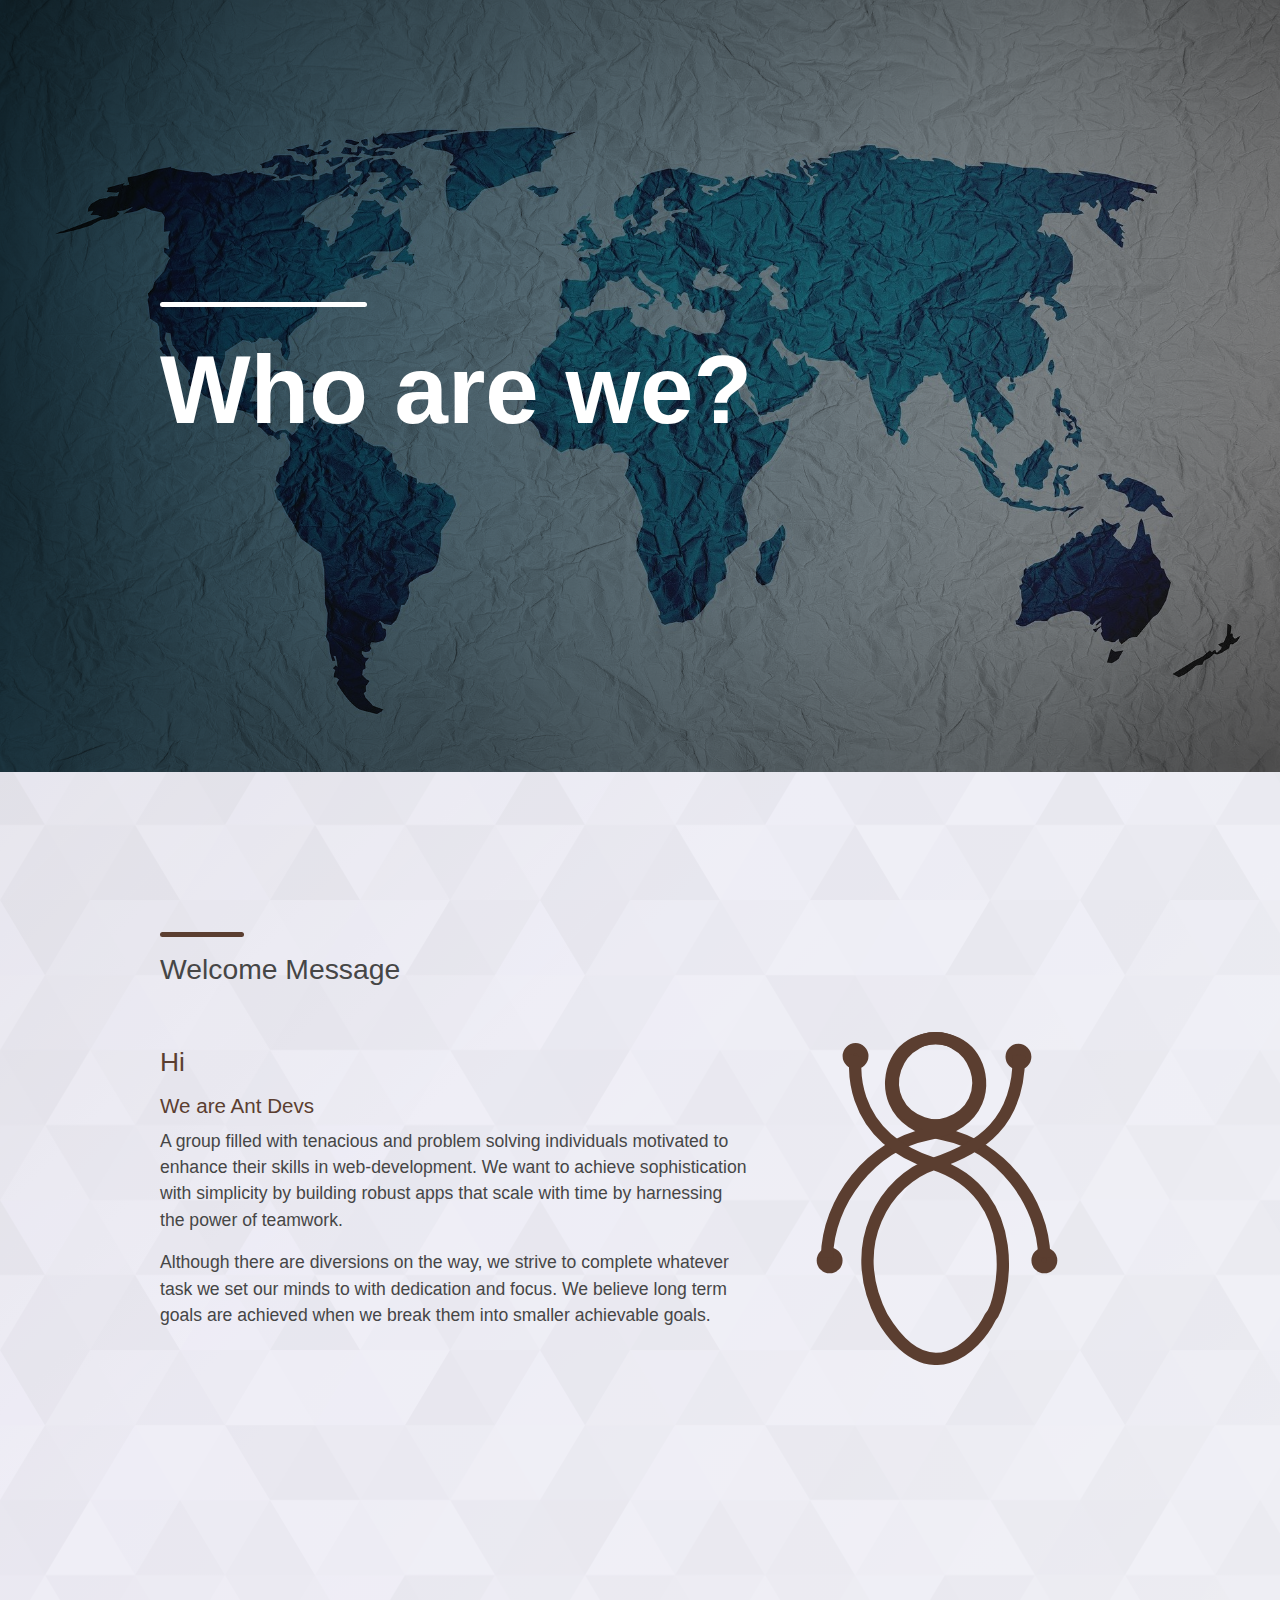
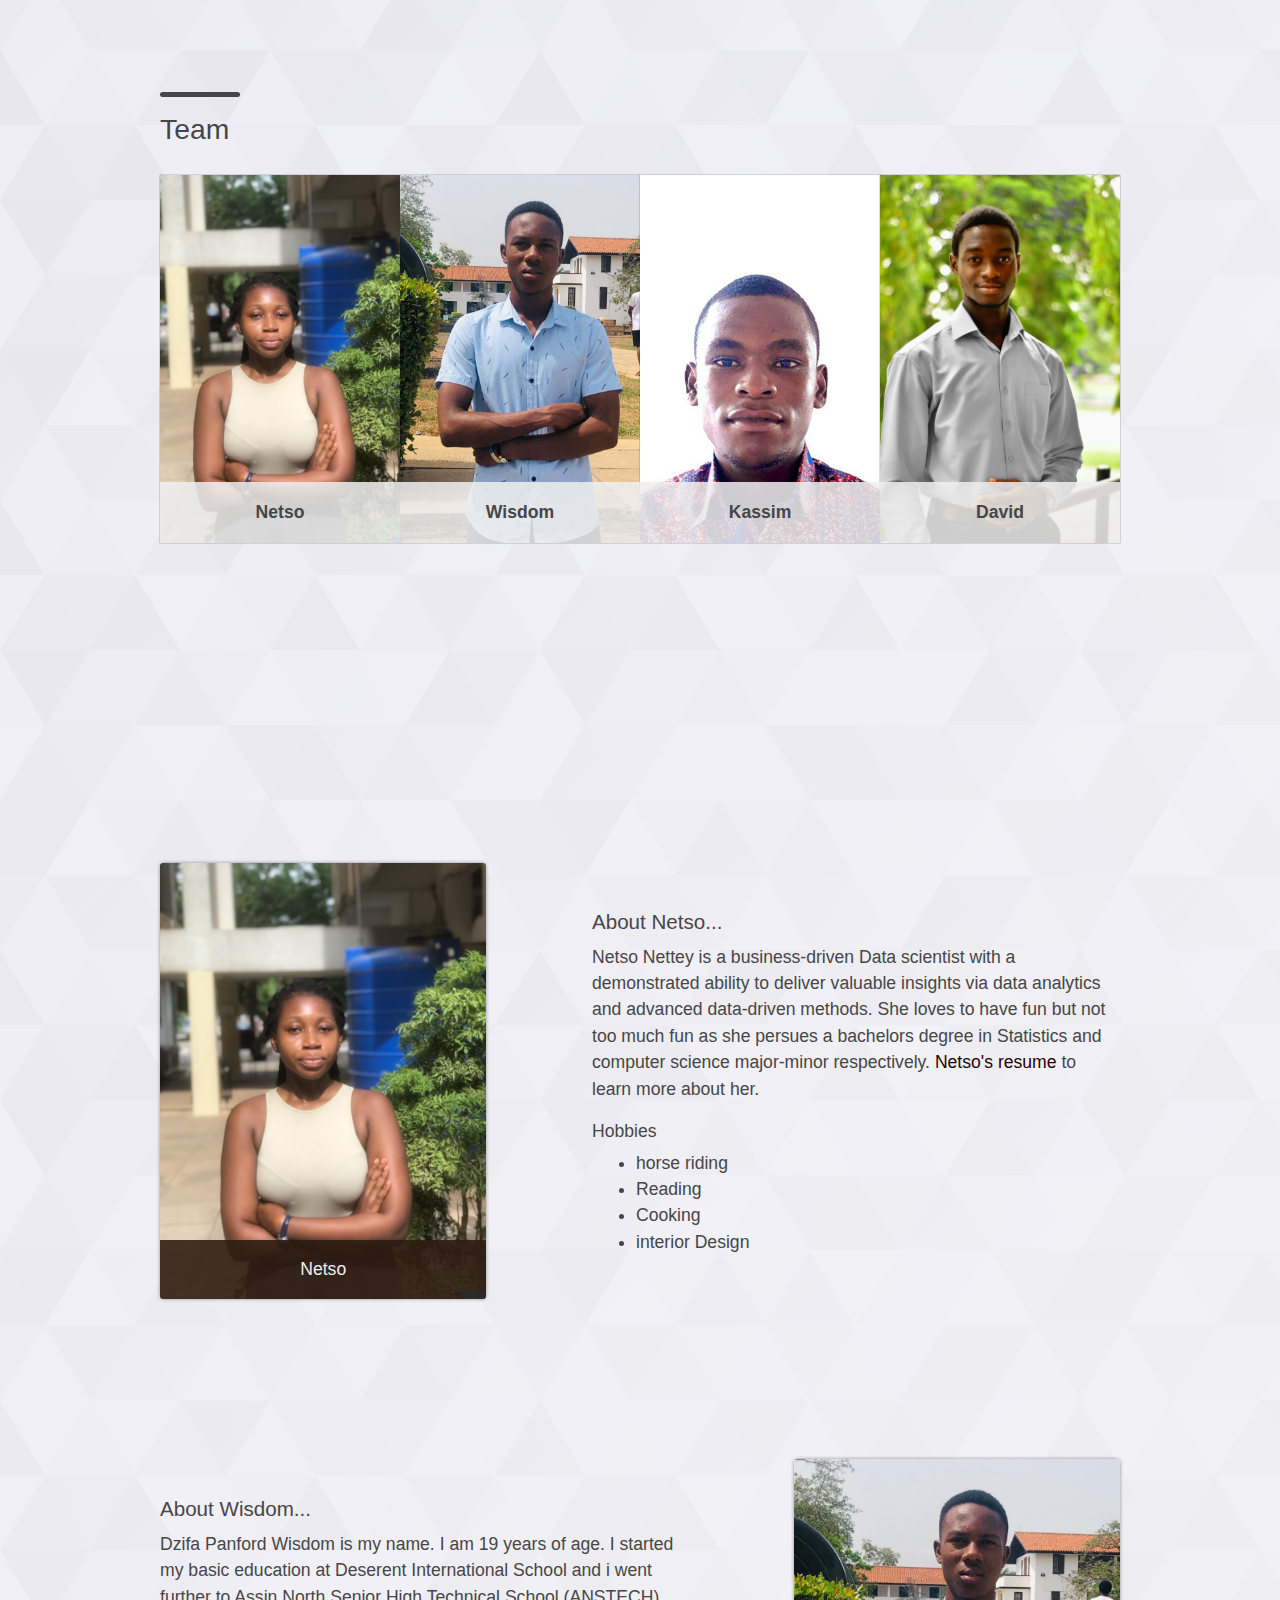
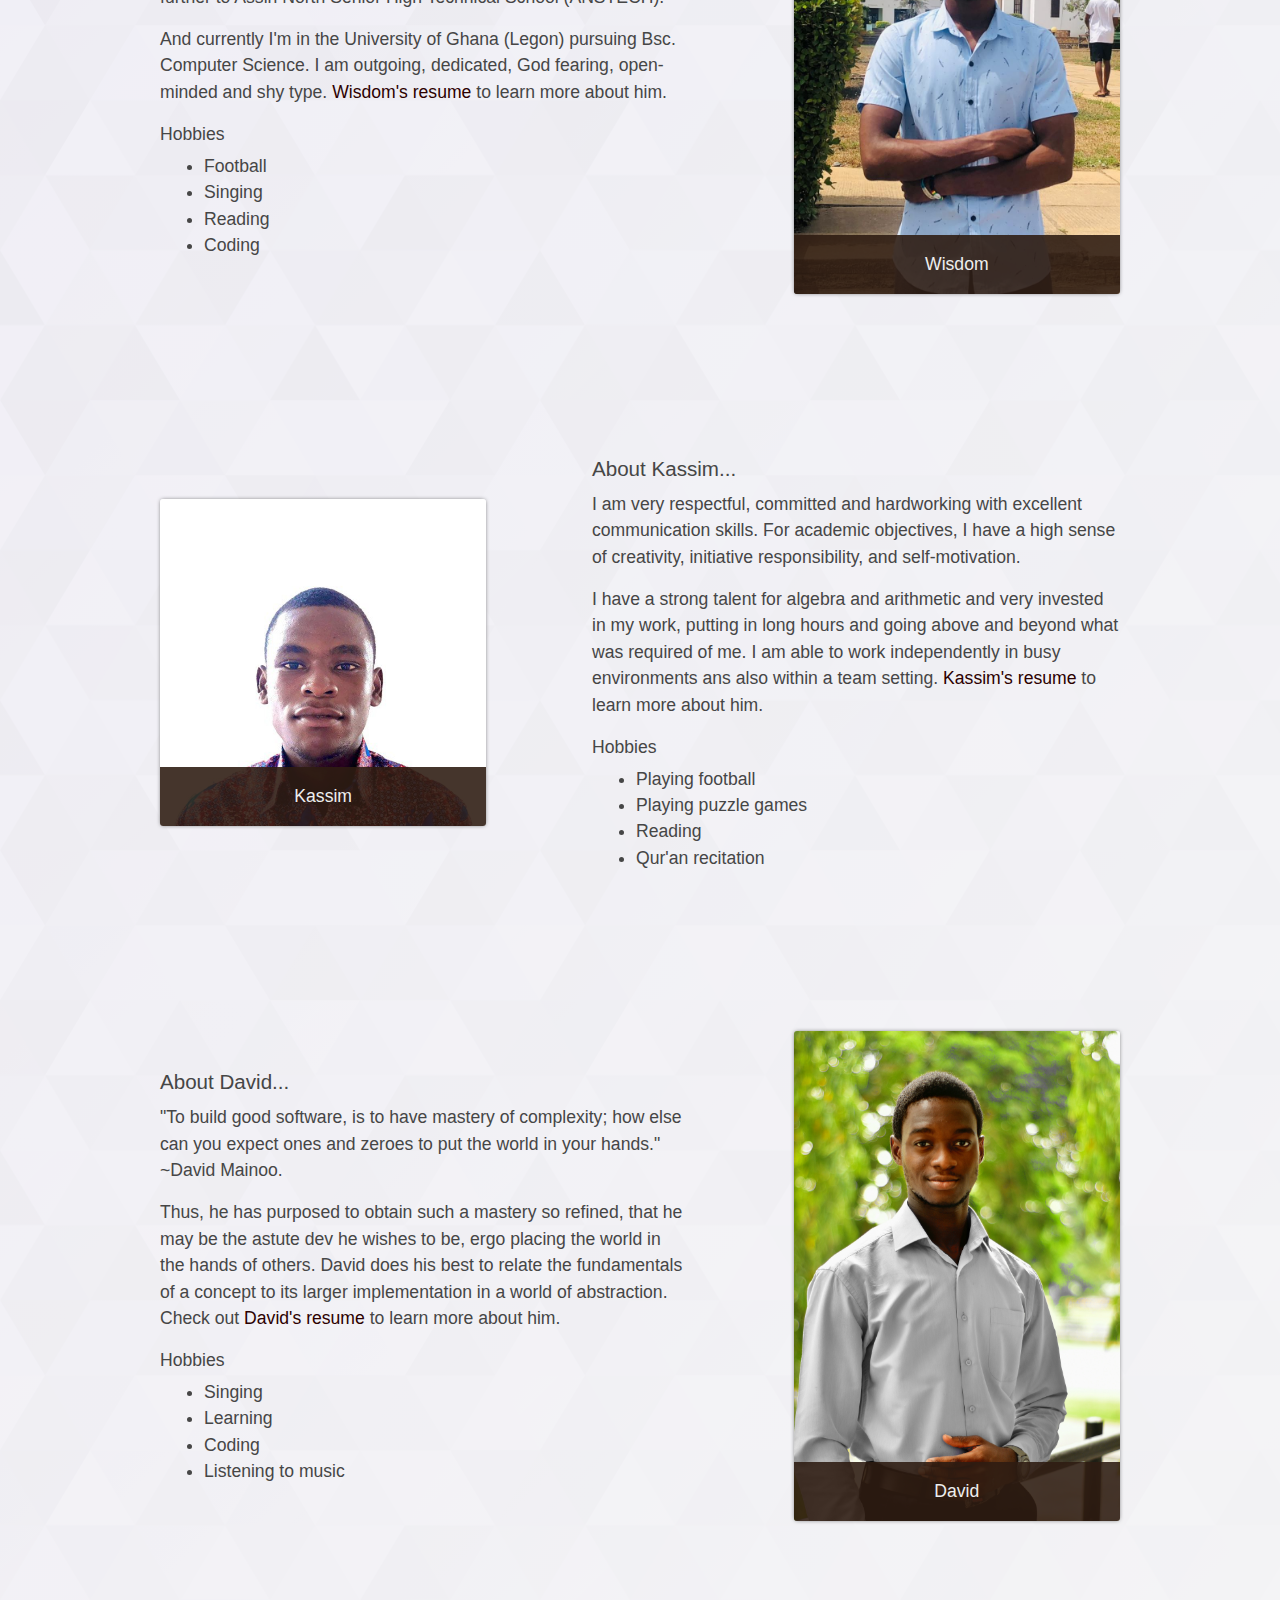
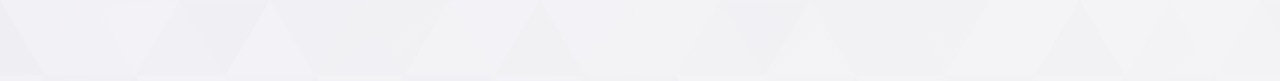
<file: index.html>
<!DOCTYPE html>
<html lang="en">
	<head>
		<meta charset="UTF-8" />
		<meta http-equiv="X-UA-Compatible" content="IE=edge" />
		<meta name="viewport" content="width=device-width, initial-scale=1.0" />
		<title>Ant Devs</title>

		<link rel="stylesheet" href="styles/resets.css" />
		<link rel="stylesheet" href="styles/index.css" />
	</head>
	<body>
		<div class="wrapper">
			<section class="section section-landing">
				<div class="container container_landing">
					<header>
						<h1>Who are we?</h1>
					</header>
				</div>
			</section>

			<section class="section section-welcome">
				<div class="container container_welcome">
					<header>
						<h1>Welcome Message</h1>
					</header>
					<article class="article-welcome">
						<section class="text">
							<div>
								<h2 class="greetA">Hi</h2>
								<h3 class="greetB">We are Ant Devs</h3>
							</div>
							<p>
								A group filled with tenacious and problem solving individuals
								motivated to enhance their skills in web-development. We want to
								achieve sophistication with simplicity by building robust apps
								that scale with time by harnessing the power of teamwork.
							</p>
							<p>
								Although there are diversions on the way, we strive to complete
								whatever task we set our minds to with dedication and focus. We
								believe long term goals are achieved when we break them into
								smaller achievable goals.
							</p>
						</section>

						<section class="logo">
							<svg class="icon icon-logo" viewBox="0 0 749.703 710.721">
								<g id="antDev" transform="translate(-282.109 -188.444)">
									<circle
										id="Ellipse_94"
										data-name="Ellipse 94"
										cx="15.786"
										cy="15.786"
										r="15.786"
										transform="translate(478.597 255.987)"
										fill="var(--ant)"
										stroke="var(--ant)"
										stroke-width="21"
									/>
									<circle
										id="Ellipse_95"
										data-name="Ellipse 95"
										cx="15.786"
										cy="15.786"
										r="15.786"
										transform="translate(809.359 257.49)"
										fill="var(--ant)"
										stroke="var(--ant)"
										stroke-width="21"
									/>
									<circle
										id="Ellipse_96"
										data-name="Ellipse 96"
										cx="15.786"
										cy="15.786"
										r="15.786"
										transform="translate(861.981 670.943)"
										fill="var(--ant)"
										stroke="var(--ant)"
										stroke-width="21"
									/>
									<circle
										id="Ellipse_97"
										data-name="Ellipse 97"
										cx="15.786"
										cy="15.786"
										r="15.786"
										transform="translate(425.976 670.943)"
										fill="var(--ant)"
										stroke="var(--ant)"
										stroke-width="21"
									/>
									<path
										id="Path_4"
										data-name="Path 4"
										d="M84.532,177.57c51.607,2.7,94.4-44.886,92.992-91.168S135.679.507,88.762.1C45.671-2.256,0,37.38,0,86.4s39.945,120.312,152.367,88.732,242.681,28.809,296.088,130.259"
										transform="matrix(0.891, 0.454, -0.454, 0.891, 616.702, 205.26)"
										fill="none"
										stroke="var(--ant)"
										stroke-width="25"
									/>
									<path
										id="Path_5"
										data-name="Path 5"
										d="M84.532,127.823c51.607-2.7,94.4,44.886,92.992,91.168s-41.845,85.9-88.762,86.3C45.671,307.65,0,268.013,0,218.991S39.945,98.68,152.367,130.259,395.049,101.45,448.455,0"
										transform="matrix(-0.891, 0.454, -0.454, -0.891, 835.863, 477.368)"
										fill="none"
										stroke="var(--ant)"
										stroke-width="25"
									/>
									<path
										id="Path_6"
										data-name="Path 6"
										d="M2673.512,2115s-28.222,159.458,157.851,219.574,143.7,279.811,114.667,312.03c-29.027,59.7-126.118,154.583-219.154,0-77.292-148.858,8.588-280.541,104.487-312.03s173.191-82.829,173.191-219.574"
										transform="translate(-2178.377 -1843.979)"
										fill="none"
										stroke="var(--ant)"
										stroke-width="25"
									/>
								</g>
							</svg>
						</section>
					</article>
				</div>
			</section>

			<section class="section section-team">
				<div class="container container_team">
					<header>
						<h1>Team</h1>
					</header>

					<div class="team-members">
						<figure class="team-member">
							<img
								src="./assets/profiles/Tso.jpg"
								alt="picture of david"
								class="team-member-picture"
							/>
							<figcaption>
								<h4 class="member-name">Netso</h4>
							</figcaption>
						</figure>

						<figure class="team-member">
							<img
								src="./assets/profiles/wisdom.jpg"
								alt="picture of david"
								class="team-member-picture"
							/>
							<figcaption>
								<h4 class="member-name">Wisdom</h4>
							</figcaption>
						</figure>

						<figure class="team-member">
							<img
								src="./assets/profiles/Kassim.jpg"
								alt="picture of david"
								class="team-member-picture"
							/>
							<figcaption>
								<h4 class="member-name">Kassim</h4>
							</figcaption>
						</figure>

						<figure class="team-member">
							<img
								src="./assets/profiles/david.jpg"
								alt="picture of david"
								class="team-member-picture"
							/>
							<figcaption>
								<h4 class="member-name">David</h4>
							</figcaption>
						</figure>
					</div>
				</div>
			</section>

			<section class="section section-member">
				<div class="container container_member">
					<div class="member">
						<figure class="member-profile">
							<img
								src="./assets/profiles/Tso.jpg"
								alt="picture of david"
								class="member-picture"
							/>
							<figcaption class="profile-name"><span>Netso</span></figcaption>
						</figure>

						<section class="member-description">
							<h3>About Netso...</h3>
							<p>
								Netso Nettey is a business-driven Data scientist with a
								demonstrated ability to deliver valuable insights via data
								analytics and advanced data-driven methods. She loves to have
								fun but not too much fun as she persues a bachelors degree in
								Statistics and computer science major-minor respectively.
								<a
									href="https://gatsbyxtsotsoo.github.io/Personal-Portfolio/"
									target="_blank"
									>Netso's resume</a
								>
								to learn more about her.
							</p>
							<div class="hobbies">
								<h4>Hobbies</h4>
								<ul>
									<li>horse riding</li>
									<li>Reading</li>
									<li>Cooking</li>
									<li>interior Design</li>
								</ul>
							</div>
						</section>
					</div>
				</div>
				<div class="container container_member">
					<div class="member">
						<figure class="member-profile">
							<img
								src="./assets/profiles/wisdom.jpg"
								alt="picture of david"
								class="member-picture"
							/>
							<figcaption class="profile-name"><span>Wisdom</span></figcaption>
						</figure>

						<section class="member-description">
							<h3>About Wisdom...</h3>
							<p>
								Dzifa Panford Wisdom is my name. I am 19 years of age. I started
								my basic education at Deserent International School and i went
								further to Assin North Senior High Technical School (ANSTECH).
							</p>
							<p>
								And currently I'm in the University of Ghana (Legon) pursuing
								Bsc. Computer Science. I am outgoing, dedicated, God fearing,
								open-minded and shy type.
								<a href="https://panford-wiss.github.io/CV/" target="_blank"
									>Wisdom's resume</a
								>
								to learn more about him.
							</p>
							<div class="hobbies">
								<h4>Hobbies</h4>
								<ul>
									<li>Football</li>
									<li>Singing</li>
									<li>Reading</li>
									<li>Coding</li>
								</ul>
							</div>
						</section>
					</div>
				</div>
				<div class="container container_member">
					<div class="member">
						<figure class="member-profile">
							<img
								src="./assets/profiles/Kassim.jpg"
								alt="picture of david"
								class="member-picture"
							/>
							<figcaption class="profile-name"><span>Kassim</span></figcaption>
						</figure>

						<section class="member-description">
							<h3>About Kassim...</h3>
							<p>
								I am very respectful, committed and hardworking with excellent
								communication skills. For academic objectives, I have a high
								sense of creativity, initiative responsibility, and
								self-motivation.
							</p>
							<p>
								I have a strong talent for algebra and arithmetic and very
								invested in my work, putting in long hours and going above and
								beyond what was required of me. I am able to work independently
								in busy environments ans also within a team setting.
								<a href="https://kassimmm.github.io/cv/" target="_blank"
									>Kassim's resume</a
								>
								to learn more about him.
							</p>
							<div class="hobbies">
								<h4>Hobbies</h4>
								<ul>
									<li>Playing football</li>
									<li>Playing puzzle games</li>
									<li>Reading</li>
									<li>Qur'an recitation</li>
								</ul>
							</div>
						</section>
					</div>
				</div>
				<div class="container container_member">
					<div class="member">
						<figure class="member-profile">
							<img
								src="./assets/profiles/david.jpg"
								alt="picture of david"
								class="member-picture"
							/>
							<figcaption class="profile-name"><span>David</span></figcaption>
						</figure>

						<section class="member-description">
							<h3>About David...</h3>
							<p>
								"To build good software, is to have mastery of complexity; how
								else can you expect ones and zeroes to put the world in your
								hands." ~David Mainoo.
							</p>
							<p>
								Thus, he has purposed to obtain such a mastery so refined, that
								he may be the astute dev he wishes to be, ergo placing the world
								in the hands of others. David does his best to relate the
								fundamentals of a concept to its larger implementation in a
								world of abstraction. Check out
								<a href="https://david-main.github.io/resume" target="_blank"
									>David's resume</a
								>
								to learn more about him.
							</p>
							<div class="hobbies">
								<h4>Hobbies</h4>
								<ul>
									<li>Singing</li>
									<li>Learning</li>
									<li>Coding</li>
									<li>Listening to music</li>
								</ul>
							</div>
						</section>
					</div>
				</div>
			</section>
		</div>
	</body>
</html>
</file>
<file: styles/index.css>
* {
	--ant: #5b3e30;
	--ant2: #2e1c12e3;
}

.wrapper {
	background: url(../assets/subtle-prism.svg),
		linear-gradient(135deg, #4e4e4ea9, #eeeeeedc);
	background-blend-mode: overlay;
}
.section {
	min-height: 25rem;
	padding: 0 5%;
}

.container {
	padding-block: 5rem;
}

/* landing */
@keyframes shiftBackground {
	0% {
		background-position: 0 1%;
	}
	100% {
		background-position: 0 90%;
	}
}

/* Welcome section */
.container_welcome {
	padding-block: 5rem;
}
.article-welcome {
	display: flex;
	flex-direction: column-reverse;
	align-items: center;
}
.article-welcome .text {
	flex-basis: 80%;
}

.logo {
	width: 60%;
	flex-basis: 50%;
	max-width: 35rem;
}

/* TEAM section */
.team-members {
	display: flex;
	flex-direction: column;
	align-items: center;
	/* justify-content: space-between; */
	gap: 2rem;
}

/* MEMBER SECTION  */
.member-profile img {
	/* border-radius: 50%; */
	/* width: 10rem;
	height: 10rem; */
	box-shadow: 0 0 3px #555;

	position: relative;
}

/* DESKTOP VIEW  */

@media screen and (min-width: 760px) {
	.section {
		padding: 0;
		padding-block: 5rem;
		background-color: #f3f3f3c2;
	}
	.container {
		width: 90%;
		max-width: 60rem;
		margin-inline: auto;
	}

	/* Landing */
	.section-landing {
		background: url(../assets/worlMap.jpg),
			linear-gradient(95deg, #002f44db, #24222366);
		background-size: cover;
		background-blend-mode: multiply;
		background-position: 0 10%;
		height: 68vh;
		max-height: 70rem;
		/* animation: shiftBackground 80s ease 0s 1 forwards; */
	}
	.container.container_landing {
		min-height: inherit;
		height: 80%;
		/* position: absolute; */
		color: #fff;

		display: flex;
		align-items: center;
	}
	.container_landing header h1 {
		font-weight: 600;
		font-size: 6rem;
	}

	/* welcome sectoin
	.section-welcome {
		padding-block: 6rem;
	} */
	.container_welcome header::before {
		background-color: var(--ant);
	}
	.article-welcome {
		flex-direction: row;
	}
	.article-welcome .text div {
		color: var(--ant);
	}

	/* TEAM section */
	.team-members {
		flex-direction: row;
		align-items: center;
		width: 100%;
		gap: 0;
	}

	.team-member {
		min-height: 23rem;
		flex-basis: 100%;

		display: flex;
		flex-direction: column;
		justify-content: flex-end;

		box-shadow: 0 0 1px #444;
		overflow: hidden;

		position: relative;
	}
	.team-member-picture {
		object-fit: cover;
		min-height: inherit;
	}
	.member-name {
		margin: 0;
		display: block;
		width: 100%;
		bottom: 0;
		left: 0;
		padding-block: 1em;
		text-align: center;

		background-color: #eeeeeedc;
		position: absolute;
		z-index: 39;

		font-weight: 600;
	}

	/* members */
	.member {
		display: flex;
		justify-content: space-between;
		align-items: center;
		flex-direction: row-reverse;
	}
	div:nth-of-type(odd).container_member .member {
		flex-direction: row;
	}
	/* .member:nth-of-type(odd) {
		flex-direction: row-reverse;
	} */

	.member-profile {
		flex-basis: 34%;

		display: flex;
		flex-direction: column;

		position: relative;
		overflow: hidden;

		border-radius: 3px;
		box-shadow: 0 0 4px -1px #555;
	}
	.member-picture {
		min-height: inherit;
		object-fit: cover;
	}
	.member-description {
		flex-basis: 55%;
	}
	.profile-name {
		position: absolute;
		bottom: 0;
		left: 0;
		padding-block: 1rem;
		text-align: center;
		background-color: var(--ant2);
		color: #eeeeee;

		width: 100%;
		font-weight: 500;
	}
}
</file>
<file: styles/resets.css>
* {
	margin: 0;
	padding: 0;

	font-family: "Montserrat", sans-serif;
	line-height: 1.5;
}
ul {
	padding: 0 2.5em;
}

body {
	font-size: 1.1rem;
	color: #464646;

	scroll-behavior: smooth;
}
img {
	max-width: 100%;
}
svg {
	height: max-content;
	width: 100%;
}
h1,
h2,
h3,
h4,
h5,
h6 {
	font-weight: 500;
	margin-bottom: 0.3em;
}
a {
	text-decoration: none;
	color: #2c0000;
	font-weight: 500;
}
header {
	position: relative;
	padding: 1rem 0;
	width: max-content;
}
header::before {
	display: block;
	position: absolute;

	content: "";
	height: 0.3rem;
	width: 35%;
	min-width: 5rem;
	top: 0;
	background-color: currentColor;
	border-radius: 1.3rem;
}
header h1 {
	font-size: 1.77rem;
}

p {
	margin-bottom: 1rem;
	max-width: 60ch;
}
</file>
